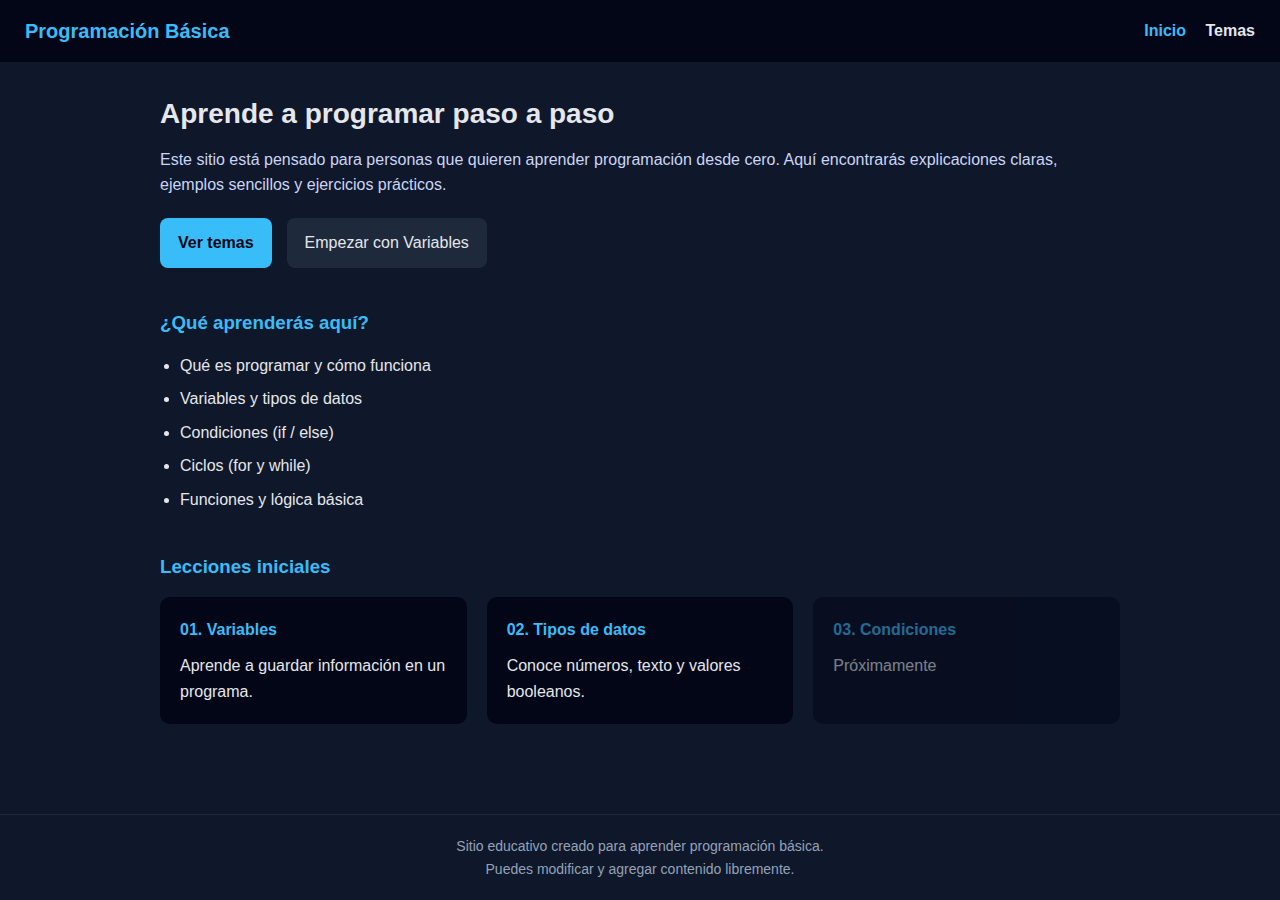
<file: index.html>
<!DOCTYPE html>
<html lang="es">
<head>
  <meta charset="UTF-8">
  <title>Programación Básica | Aprende desde cero</title>
  <meta name="viewport" content="width=device-width, initial-scale=1.0">

  <!-- Estilos -->
  <link rel="stylesheet" href="estilos.css">
</head>
<body>

  <!-- Barra de navegación -->
  <header class="nav">
    <div class="logo">
      <h1>Programación Básica</h1>
    </div>
    <nav>
      <a href="index.html" class="activo">Inicio</a>
      <a href="temas.html">Temas</a>
    </nav>
  </header>

  <!-- Sección principal -->
  <main class="contenedor">

    <section class="hero">
      <h2>Aprende a programar paso a paso</h2>
      <p>
        Este sitio está pensado para personas que quieren aprender programación
        desde cero. Aquí encontrarás explicaciones claras, ejemplos sencillos
        y ejercicios prácticos.
      </p>

      <div class="botones">
        <a href="temas.html" class="btn btn-principal">Ver temas</a>
        <a href="lecciones/01-variables.html" class="btn">Empezar con Variables</a>
      </div>
    </section>

    <!-- Sección de introducción -->
    <section class="intro">
      <h3>¿Qué aprenderás aquí?</h3>
      <ul>
        <li>Qué es programar y cómo funciona</li>
        <li>Variables y tipos de datos</li>
        <li>Condiciones (if / else)</li>
        <li>Ciclos (for y while)</li>
        <li>Funciones y lógica básica</li>
      </ul>
    </section>

    <!-- Sección de lecciones recomendadas -->
    <section class="lecciones">
      <h3>Lecciones iniciales</h3>

      <div class="tarjetas">
        <a class="tarjeta" href="lecciones/01-variables.html">
          <h4>01. Variables</h4>
          <p>Aprende a guardar información en un programa.</p>
        </a>

        <a class="tarjeta" href="lecciones/02-tipos-de-datos.html">
          <h4>02. Tipos de datos</h4>
          <p>Conoce números, texto y valores booleanos.</p>
        </a>

        <div class="tarjeta deshabilitada">
          <h4>03. Condiciones</h4>
          <p>Próximamente</p>
        </div>
      </div>
    </section>

  </main>

  <!-- Pie de página -->
  <footer class="footer">
    <p>
      Sitio educativo creado para aprender programación básica.<br>
      Puedes modificar y agregar contenido libremente.
    </p>
  </footer>

</body>
</html>
</file>
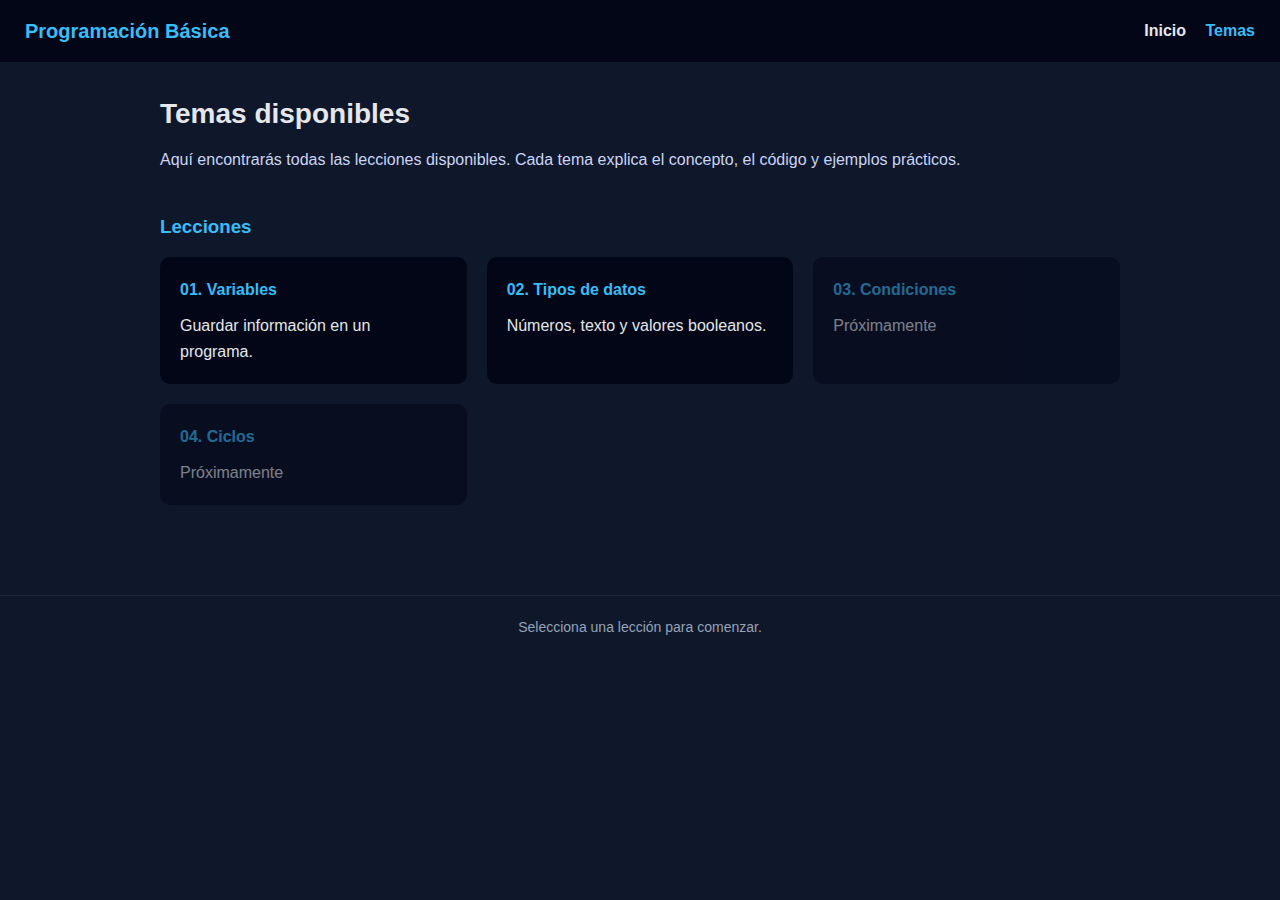
<file: temas.html>
<!DOCTYPE html>
<html lang="es">
<head>
  <meta charset="UTF-8">
  <title>Temas | Programación Básica</title>
  <meta name="viewport" content="width=device-width, initial-scale=1.0">
  <link rel="stylesheet" href="estilos.css">
</head>
<body>

  <!-- Navegación -->
  <header class="nav">
    <div class="logo">
      <h1>Programación Básica</h1>
    </div>
    <nav>
      <a href="index.html">Inicio</a>
      <a href="temas.html" class="activo">Temas</a>
    </nav>
  </header>

  <main class="contenedor">

    <section class="hero">
      <h2>Temas disponibles</h2>
      <p>
        Aquí encontrarás todas las lecciones disponibles.
        Cada tema explica el concepto, el código y ejemplos prácticos.
      </p>
    </section>

    <section class="lecciones">
      <h3>Lecciones</h3>

      <div class="tarjetas">

        <a class="tarjeta" href="lecciones/01-variables.html">
          <h4>01. Variables</h4>
          <p>Guardar información en un programa.</p>
        </a>

        <a class="tarjeta" href="lecciones/02-tipos-de-datos.html">
          <h4>02. Tipos de datos</h4>
          <p>Números, texto y valores booleanos.</p>
        </a>

        <div class="tarjeta deshabilitada">
          <h4>03. Condiciones</h4>
          <p>Próximamente</p>
        </div>

        <div class="tarjeta deshabilitada">
          <h4>04. Ciclos</h4>
          <p>Próximamente</p>
        </div>

      </div>
    </section>

  </main>

  <footer class="footer">
    <p>
      Selecciona una lección para comenzar.
    </p>
  </footer>

</body>
</html>
</file>
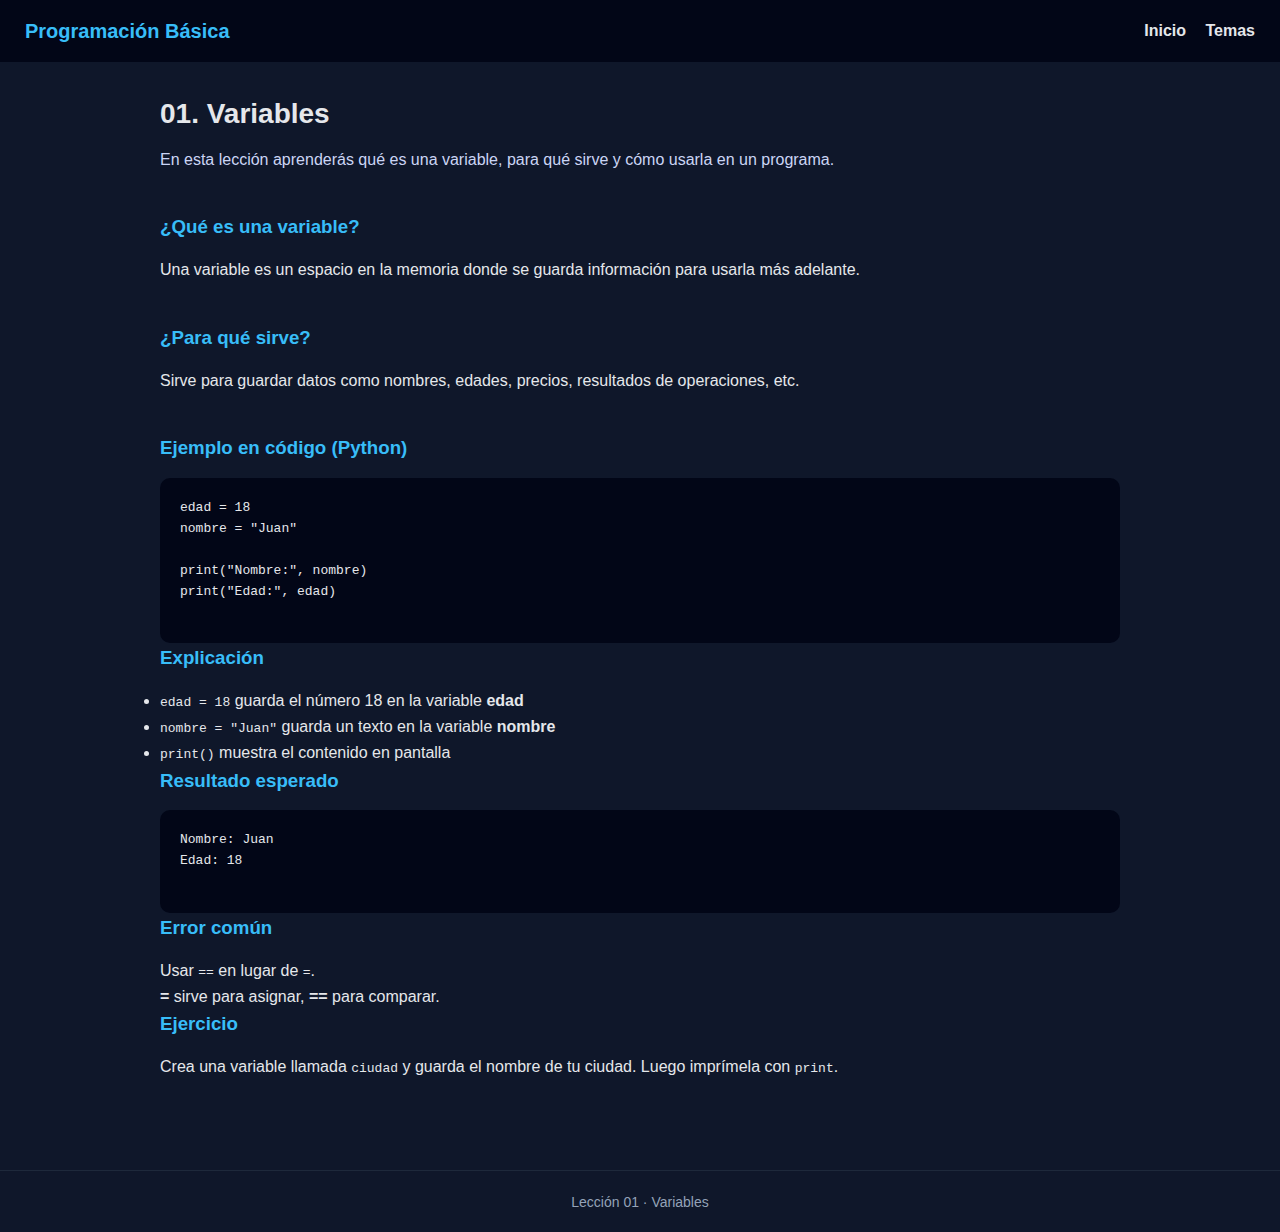
<file: lecciones/01-variables.html>
<!DOCTYPE html>
<html lang="es">
<head>
  <meta charset="UTF-8">
  <title>01. Variables | Programación Básica</title>
  <meta name="viewport" content="width=device-width, initial-scale=1.0">
  <link rel="stylesheet" href="../estilos.css">
</head>
<body>

  <!-- Navegación -->
  <header class="nav">
    <div class="logo">
      <h1>Programación Básica</h1>
    </div>
    <nav>
      <a href="../index.html">Inicio</a>
      <a href="../temas.html">Temas</a>
    </nav>
  </header>

  <main class="contenedor">

    <section class="hero">
      <h2>01. Variables</h2>
      <p>
        En esta lección aprenderás qué es una variable,
        para qué sirve y cómo usarla en un programa.
      </p>
    </section>

    <section class="intro">
      <h3>¿Qué es una variable?</h3>
      <p>
        Una variable es un espacio en la memoria donde se guarda
        información para usarla más adelante.
      </p>
    </section>

    <section class="intro">
      <h3>¿Para qué sirve?</h3>
      <p>
        Sirve para guardar datos como nombres, edades, precios,
        resultados de operaciones, etc.
      </p>
    </section>

    <section class="lecciones">
      <h3>Ejemplo en código (Python)</h3>

      <div class="tarjeta">
        <pre>
edad = 18
nombre = "Juan"

print("Nombre:", nombre)
print("Edad:", edad)
        </pre>
      </div>

      <h3>Explicación</h3>
      <ul>
        <li><code>edad = 18</code> guarda el número 18 en la variable <b>edad</b></li>
        <li><code>nombre = "Juan"</code> guarda un texto en la variable <b>nombre</b></li>
        <li><code>print()</code> muestra el contenido en pantalla</li>
      </ul>

      <h3>Resultado esperado</h3>
      <div class="tarjeta">
        <pre>
Nombre: Juan
Edad: 18
        </pre>
      </div>

      <h3>Error común</h3>
      <p>
        Usar <code>==</code> en lugar de <code>=</code>.
        <br>
        <b>=</b> sirve para asignar, <b>==</b> para comparar.
      </p>

      <h3>Ejercicio</h3>
      <p>
        Crea una variable llamada <code>ciudad</code> y guarda el nombre
        de tu ciudad. Luego imprímela con <code>print</code>.
      </p>
    </section>

  </main>

  <footer class="footer">
    <p>
      Lección 01 · Variables
    </p>
  </footer>

</body>
</html>
</file>
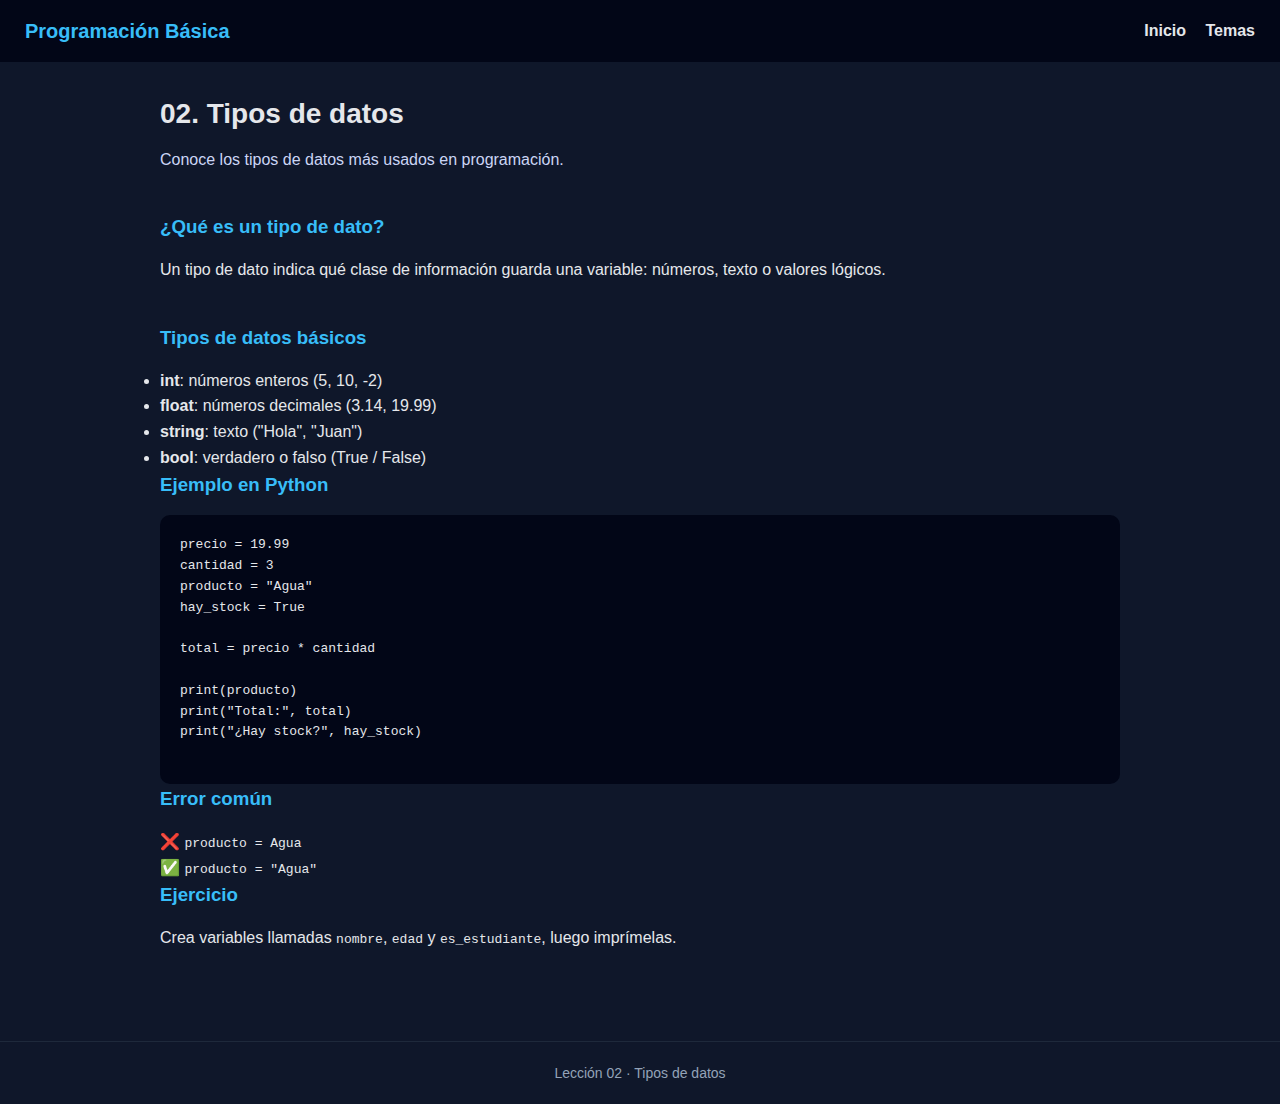
<file: lecciones/02-tipos-de-datos.html>
<!DOCTYPE html>
<html lang="es">
<head>
  <meta charset="UTF-8">
  <title>02. Tipos de datos | Programación Básica</title>
  <meta name="viewport" content="width=device-width, initial-scale=1.0">
  <link rel="stylesheet" href="../estilos.css">
</head>
<body>

<header class="nav">
  <div class="logo">
    <h1>Programación Básica</h1>
  </div>
  <nav>
    <a href="../index.html">Inicio</a>
    <a href="../temas.html">Temas</a>
  </nav>
</header>

<main class="contenedor">

<section class="hero">
  <h2>02. Tipos de datos</h2>
  <p>Conoce los tipos de datos más usados en programación.</p>
</section>

<section class="intro">
  <h3>¿Qué es un tipo de dato?</h3>
  <p>
    Un tipo de dato indica qué clase de información guarda una variable:
    números, texto o valores lógicos.
  </p>
</section>

<section class="lecciones">
  <h3>Tipos de datos básicos</h3>

  <ul>
    <li><b>int</b>: números enteros (5, 10, -2)</li>
    <li><b>float</b>: números decimales (3.14, 19.99)</li>
    <li><b>string</b>: texto ("Hola", "Juan")</li>
    <li><b>bool</b>: verdadero o falso (True / False)</li>
  </ul>

  <h3>Ejemplo en Python</h3>

  <div class="tarjeta">
    <pre>
precio = 19.99
cantidad = 3
producto = "Agua"
hay_stock = True

total = precio * cantidad

print(producto)
print("Total:", total)
print("¿Hay stock?", hay_stock)
    </pre>
  </div>

  <h3>Error común</h3>
  <p>
    ❌ <code>producto = Agua</code><br>
    ✅ <code>producto = "Agua"</code>
  </p>

  <h3>Ejercicio</h3>
  <p>
    Crea variables llamadas <code>nombre</code>, <code>edad</code> y
    <code>es_estudiante</code>, luego imprímelas.
  </p>
</section>

</main>

<footer class="footer">
  <p>Lección 02 · Tipos de datos</p>
</footer>

</body>
</html>
</file>
<file: estilos.css>
/* ===== ESTILOS GENERALES ===== */
* {
  box-sizing: border-box;
  margin: 0;
  padding: 0;
}

body {
  font-family: Arial, Helvetica, sans-serif;
  background-color: #0f172a;
  color: #e5e7eb;
  line-height: 1.6;
}

/* ===== NAVEGACIÓN ===== */
.nav {
  background-color: #020617;
  padding: 15px 25px;
  display: flex;
  justify-content: space-between;
  align-items: center;
}

.nav h1 {
  font-size: 20px;
  color: #38bdf8;
}

.nav a {
  color: #e5e7eb;
  margin-left: 15px;
  text-decoration: none;
  font-weight: bold;
}

.nav a:hover,
.nav a.activo {
  color: #38bdf8;
}

/* ===== CONTENEDOR ===== */
.contenedor {
  max-width: 1000px;
  margin: auto;
  padding: 30px 20px;
}

/* ===== HERO ===== */
.hero h2 {
  font-size: 28px;
  margin-bottom: 10px;
}

.hero p {
  color: #cbd5f5;
  margin-bottom: 20px;
}

/* ===== BOTONES ===== */
.botones {
  display: flex;
  gap: 15px;
  flex-wrap: wrap;
}

.btn {
  background-color: #1e293b;
  color: #e5e7eb;
  padding: 12px 18px;
  border-radius: 8px;
  text-decoration: none;
  transition: background 0.3s;
}

.btn:hover {
  background-color: #334155;
}

.btn-principal {
  background-color: #38bdf8;
  color: #020617;
  font-weight: bold;
}

.btn-principal:hover {
  background-color: #0ea5e9;
}

/* ===== SECCIONES ===== */
.intro,
.lecciones {
  margin-top: 40px;
}

.intro h3,
.lecciones h3 {
  margin-bottom: 15px;
  color: #38bdf8;
}

.intro ul {
  margin-left: 20px;
}

.intro li {
  margin-bottom: 8px;
}

/* ===== TARJETAS ===== */
.tarjetas {
  display: grid;
  grid-template-columns: repeat(auto-fit, minmax(250px, 1fr));
  gap: 20px;
}

.tarjeta {
  background-color: #020617;
  padding: 20px;
  border-radius: 10px;
  text-decoration: none;
  color: #e5e7eb;
  transition: transform 0.2s, background 0.2s;
}

.tarjeta:hover {
  background-color: #020617;
  transform: translateY(-5px);
}

.tarjeta h4 {
  color: #38bdf8;
  margin-bottom: 10px;
}

.tarjeta.deshabilitada {
  opacity: 0.5;
  cursor: not-allowed;
}

/* ===== FOOTER ===== */
.footer {
  margin-top: 60px;
  padding: 20px;
  text-align: center;
  font-size: 14px;
  color: #94a3b8;
  border-top: 1px solid #1e293b;
}
</file>
